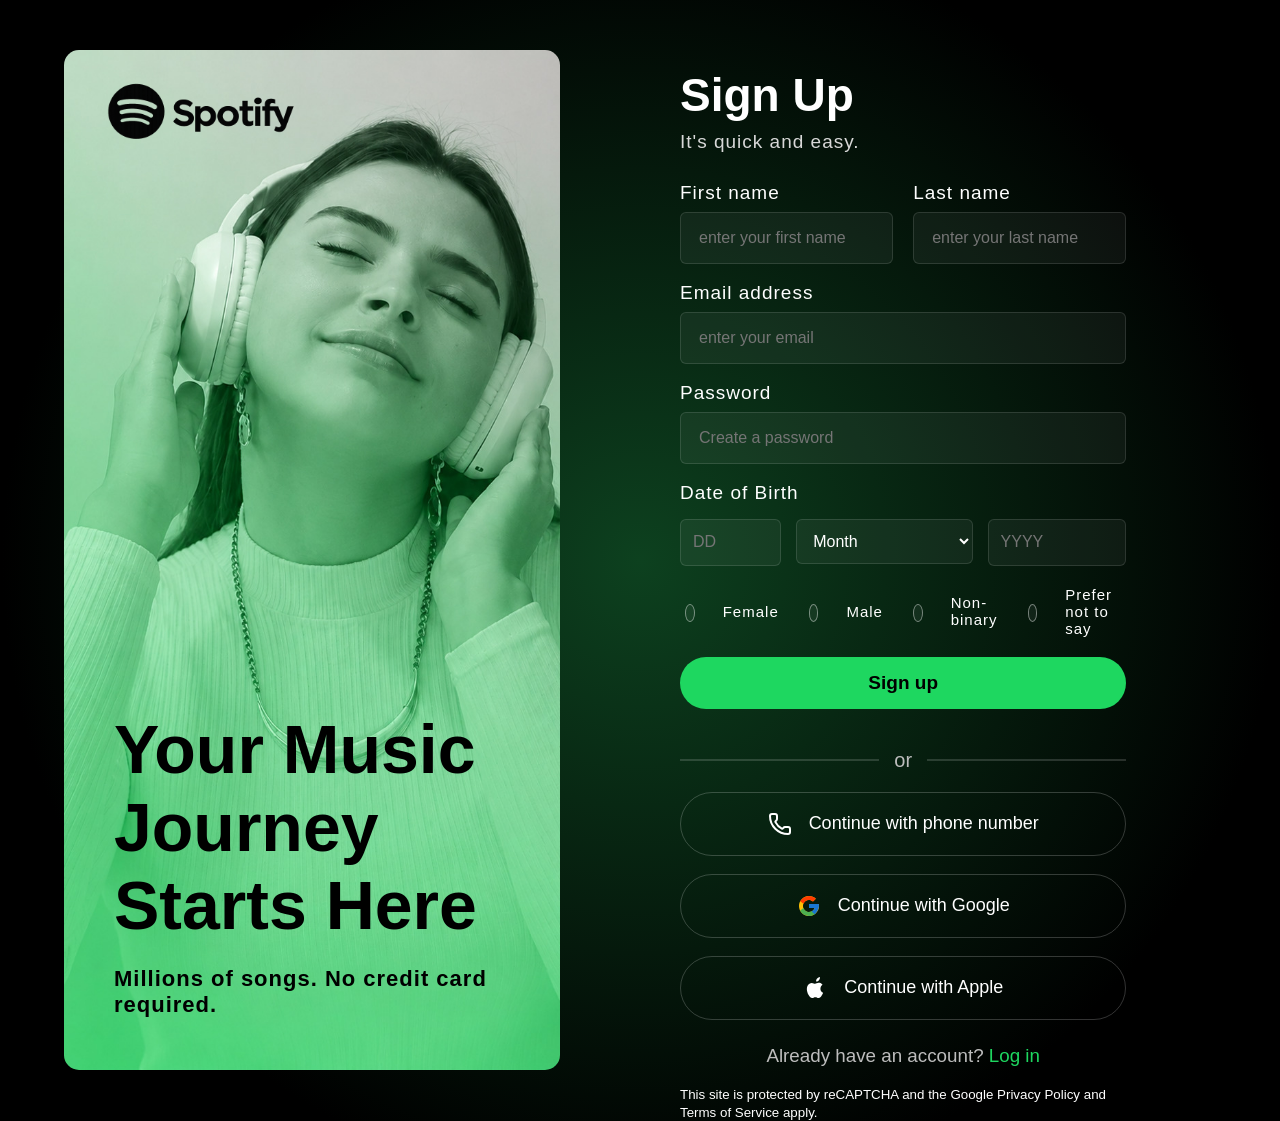
<file: index.html>
<!DOCTYPE html>
<html lang="en">
<head>
    <meta charset="UTF-8">
    <meta name="viewport" content="width=device-width, initial-scale=1.0">
    <title>signup</title>
    <link rel="stylesheet" href="style.css">
    <meta name="viewport" content="width=device-width, initial-scale=1.0">
</head>
<body>
<main>
    <section class="signup-section">
        <div class="mobile-logo">
            <img src="spotify-mobile-logo.png" alt="Spotify Logo">
        </div>
        <div class="container">
            <div class="left-section">
                <div class="logo">
                    <img class="logo-img" src="spotify-logo.png" alt="logo">
                </div>
                <div class="content">
                    <h2 class="main">Your Music Journey <br> Starts Here</h2>
                    <p class="sub">Millions of songs. No credit card required.</p>
                </div>
            </div>
            <div class="right-section">
                <h1 class="signup">Sign Up</h1>
                <h6 class="subtitle">It's quick and easy.</h6>
                <form id="signupForm">
                    <div class="name-group"> <!--name-->
                        <div class="input-group">
                            <label for="firstname">First name</label>
                            <input type="text" id="firstname" name="firstname" placeholder="enter your first name">
                        </div>
                        <div class="input-group">
                            <label for="lastname">Last name</label>
                            <input type="text" id="lastname" name="lastname" placeholder="enter your last name">
                        </div>
                    </div>
                    <div class="input-group"> <!--email-->
                        <label for="email" >Email address</label>
                        <input type="email" id="email" name="email" placeholder="enter your email">
                    </div> 
                    <div id="email-error" class="error-message"></div>
                    <div class="input-group"> <!--password-->
                        <label for="pass">Password</label>
                        <input type="password" id="pass" name="pass" placeholder="Create a password">
                    </div>
                    <div id="pass-error" class="error-message"></div>
                    <div class="dob-group"> <!--DOB-->
                        <label>Date of Birth</label>
                        <input type="text" id="day" placeholder="DD" maxlength="2">
                        <select id="month">
                            <option value="">Month</option>
                        </select>
                        <input type="text" id="year" placeholder="YYYY" maxlength="4">
                    </div>
                    <div class="gender-option">
                        <input type="radio" id="female" name="gender">
                            <label for="female">Female</label>
                        <input type="radio" id="male" name="gender">
                            <label for="female">Male</label>
                        <input type="radio" id="non-binary" name="gender">
                            <label for="female">Non-binary</label>
                        <input type="radio" id="not-to-say" name="gender">
                            <label for="female">Prefer not to say</label>
                    </div>
                    <button type="submit" class="signup-btn">Sign up</button>
                    <div class="divider">
                        <span>or</span>
                    </div>
                    <div class="social-signup">
                        <button type="button" class="social-btn">
                            <svg class="button-icon-svg" xmlns="http://www.w3.org/2000/svg" width="24" height="24" viewBox="0 0 24 24" fill="none" stroke="currentColor" stroke-width="2" stroke-linecap="round" stroke-linejoin="round" class="lucide lucide-phone-icon lucide-phone">
                                <path d="M13.832 16.568a1 1 0 0 0 1.213-.303l.355-.465A2 2 0 0 1 17 15h3a2 2 0 0 1 2 2v3a2 2 0 0 1-2 2A18 18 0 0 1 2 4a2 2 0 0 1 2-2h3a2 2 0 0 1 2 2v3a2 2 0 0 1-.8 1.6l-.468.351a1 1 0 0 0-.292 1.233 14 14 0 0 0 6.392 6.384"/>
                            </svg>
                            <span>Continue with phone number</span>
                        </button>
                        <button type="button" class="social-btn">
                           <svg class="button-icon-svg" xmlns="http://www.w3.org/2000/svg" viewBox="0 0 48 48" width="20" height="20">
                                <path fill="#FFC107" d="M43.6 20.1H42V20H24v8h11.3C33.7 32.7 29.2 36 24 36c-6.6 0-12-5.4-12-12s5.4-12 12-12c3.1 0 5.8 1.2 8 3.1l5.7-5.7C34 6.1 29.3 4 24 4 13 4 4 13 4 24s9 20 20 20 20-9 20-20c0-1.3-.1-2.7-.4-3.9z"/>
                                <path fill="#FF3D00" d="M6.3 14.7l6.6 4.8C14.7 15 19 12 24 12c3.1 0 5.8 1.2 8 3.1l5.7-5.7C34 6.1 29.3 4 24 4c-7.7 0-14.3 4.4-17.7 10.7z"/>
                                <path fill="#4CAF50" d="M24 44c5.1 0 9.8-1.9 13.4-5.1l-6.2-5.2C29.1 35.1 26.7 36 24 36c-5.2 0-9.6-3.3-11.2-7.9l-6.5 5C9.6 39.5 16.3 44 24 44z"/>
                                <path fill="#1976D2" d="M43.6 20.1H42V20H24v8h11.3c-1.1 3.1-3.3 5.5-6.1 7.1l6.2 5.2C39 37 44 31.1 44 24c0-1.3-.1-2.7-.4-3.9z"/>
                            </svg>
                            <span>Continue with Google</span>
                        </button>
                        <button type="button" class="social-btn">
                            <svg class="button-icon-svg" viewBox="0 0 24 24" width="20" height="20" fill="#ffffff">
                                <path d="M18.71 19.5c-.83 1.24-1.71 2.45-3.05 2.47-1.34.03-1.77-.79-3.29-.79-1.53 0-2 .77-3.27.82-1.31.05-2.3-1.32-3.14-2.53C4.25 17 2.94 12.45 4.7 9.39c.87-1.52 2.43-2.48 4.12-2.51 1.28-.02 2.5.87 3.29.87.78 0 2.26-1.07 3.81-.91.65.03 2.47.26 3.64 1.98-.09.06-2.17 1.28-2.15 3.81.03 3.02 2.65 4.03 2.68 4.04-.03.07-.42 1.44-1.38 2.83M15.97 4.17c.66-.81 1.11-1.93.99-3.06-.96.04-2.13.64-2.82 1.45-.6.7-1.13 1.84-.99 2.94 1.07.08 2.16-.52 2.82-1.33z"/>
                            </svg>
                            <span>Continue with Apple</span>
                        </button>
                    </div>
                    <p class="login-text">
                        Already have an account?
                        <a href="login.html">Log in</a>
                    </p>
                    <small> This site is protected by reCAPTCHA and the Google Privacy Policy and Terms of Service apply.</small>
                </form>
            </div>
        </div>
    </section>
</main>
<script src="script.js"></script>
</body>
</html>
</file>
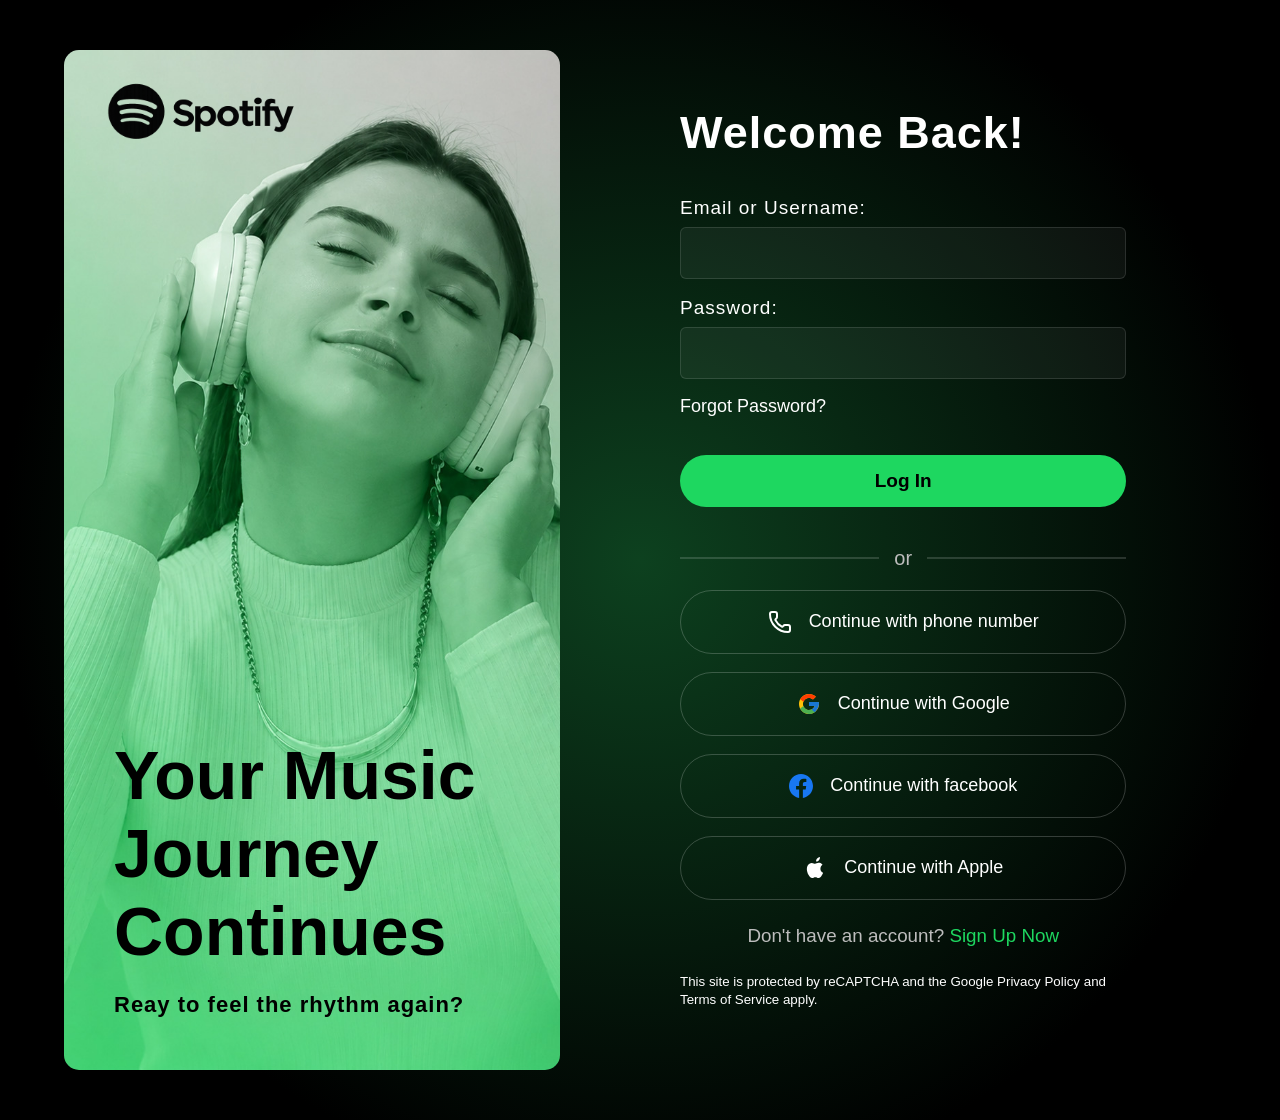
<file: login.html>
<!DOCTYPE html>
<html lang="en">
<head>
    <meta charset="UTF-8">
    <meta name="viewport" content="width=device-width, initial-scale=1.0">
    <title>login</title>
    <link rel="stylesheet" href="style.css">
    <meta name="viewport" content="width=device-width, initial-scale=1.0">
</head>
<body>
<main>
    <section class="signup-section">
        <div class="mobile-logo">
            <img src="spotify-mobile-logo.png" alt="Spotify Logo">
        </div>
        <div class="container">
            <div class="left-section">
                <div class="logo">
                    <img class="logo-img" src="spotify-logo.png" alt="logo">
                </div>
                <div class="content">
                    <h2 class="main">Your Music Journey <br> Continues</h2>
                    <p class="sub">Reay to feel the rhythm again?</p>
                </div>
            </div>
            <div class="right-section">
                <h1 class="welcome">Welcome Back!</h1>
                <form id="loginForm">
                    <div class="input-group"> <!--email-->
                        <label for="email">Email or Username:</label>
                        <input type="email" id="email" name="email" required>
                    </div>
                    <div class="input-group"> <!--password-->
                        <label for="pass">Password:</label>
                        <input type="password" id="pass" name="pass" required>
                        <a href="#forgot" class="forgot-pw">Forgot Password?</a>
                    </div>
                    <button type="submit" class="login-btn">Log In</button>
                    <div class="divider">
                        <span>or</span>
                    </div>
                    <div class="social-signup">
                        <button type="button" class="social-btn">
                            <svg class="button-icon-svg" xmlns="http://www.w3.org/2000/svg" width="24" height="24" viewBox="0 0 24 24" fill="none" stroke="currentColor" stroke-width="2" stroke-linecap="round" stroke-linejoin="round" class="lucide lucide-phone-icon lucide-phone">
                                <path d="M13.832 16.568a1 1 0 0 0 1.213-.303l.355-.465A2 2 0 0 1 17 15h3a2 2 0 0 1 2 2v3a2 2 0 0 1-2 2A18 18 0 0 1 2 4a2 2 0 0 1 2-2h3a2 2 0 0 1 2 2v3a2 2 0 0 1-.8 1.6l-.468.351a1 1 0 0 0-.292 1.233 14 14 0 0 0 6.392 6.384"/>
                            </svg>
                            <span>Continue with phone number</span>
                        </button>
                        <button type="button" class="social-btn">
                            <svg class="button-icon-svg" xmlns="http://www.w3.org/2000/svg" viewBox="0 0 48 48" width="20" height="20">
                                <path fill="#FFC107" d="M43.6 20.1H42V20H24v8h11.3C33.7 32.7 29.2 36 24 36c-6.6 0-12-5.4-12-12s5.4-12 12-12c3.1 0 5.8 1.2 8 3.1l5.7-5.7C34 6.1 29.3 4 24 4 13 4 4 13 4 24s9 20 20 20 20-9 20-20c0-1.3-.1-2.7-.4-3.9z"/>
                                <path fill="#FF3D00" d="M6.3 14.7l6.6 4.8C14.7 15 19 12 24 12c3.1 0 5.8 1.2 8 3.1l5.7-5.7C34 6.1 29.3 4 24 4c-7.7 0-14.3 4.4-17.7 10.7z"/>
                                <path fill="#4CAF50" d="M24 44c5.1 0 9.8-1.9 13.4-5.1l-6.2-5.2C29.1 35.1 26.7 36 24 36c-5.2 0-9.6-3.3-11.2-7.9l-6.5 5C9.6 39.5 16.3 44 24 44z"/>
                                <path fill="#1976D2" d="M43.6 20.1H42V20H24v8h11.3c-1.1 3.1-3.3 5.5-6.1 7.1l6.2 5.2C39 37 44 31.1 44 24c0-1.3-.1-2.7-.4-3.9z"/>
                            </svg>
                            <span>Continue with Google</span>
                        </button>
                        <button type="button" class="social-btn">
                            <svg class="button-icon-svg" xmlns="http://www.w3.org/2000/svg" width="20" height="20" viewBox="0 0 24 24">
                                <path fill="#1877F2" d="M24 12.073C24 5.405 18.627 0 12 0S0 5.405 0 12.073C0 18.099 4.388 23.094 10.125 24v-8.438H7.078v-3.489h3.047V9.413c0-3.017 1.792-4.669 4.533-4.669c1.312 0 2.686.235 2.686.235v2.961h-1.514c-1.491 0-1.956.925-1.956 1.874v2.25h3.328l-.532 3.489h-2.796V24C19.612 23.094 24 18.099 24 12.073z"/>
                            </svg>
                            <span>Continue with facebook</span>
                        </button>
                        <button type="button" class="social-btn">
                            <svg class="button-icon-svg" viewBox="0 0 24 24" width="20" height="20" fill="#ffffff">
                                <path d="M18.71 19.5c-.83 1.24-1.71 2.45-3.05 2.47-1.34.03-1.77-.79-3.29-.79-1.53 0-2 .77-3.27.82-1.31.05-2.3-1.32-3.14-2.53C4.25 17 2.94 12.45 4.7 9.39c.87-1.52 2.43-2.48 4.12-2.51 1.28-.02 2.5.87 3.29.87.78 0 2.26-1.07 3.81-.91.65.03 2.47.26 3.64 1.98-.09.06-2.17 1.28-2.15 3.81.03 3.02 2.65 4.03 2.68 4.04-.03.07-.42 1.44-1.38 2.83M15.97 4.17c.66-.81 1.11-1.93.99-3.06-.96.04-2.13.64-2.82 1.45-.6.7-1.13 1.84-.99 2.94 1.07.08 2.16-.52 2.82-1.33z"/>
                            </svg>
                            <span>Continue with Apple</span>
                        </button>
                    </div>
                    <p class="signup-text">
                        Don't have an account?
                        <a href="index.html">Sign Up Now</a>
                    </p>
                    <small> This site is protected by reCAPTCHA and the Google Privacy Policy and Terms of Service apply.</small>
                </form>
            </div>
        </div>
    </section>
</main>
<script src="script.js"></script>
</body>
</html>
</file>
<file: style.css>
body{
background: radial-gradient(circle at center, #0d411f 0%, #000000 75%);
  min-height: 100vh;
  margin: 0;
}
.container{
    display:flex;
    width:90%;
    gap:5rem;
    margin:auto;
}
form{
    width: 90%;
    max-width: 640px;
}
input,
select{
    height: 52px;
}
.mobile-logo{
    display: none;
}
/* left section */
.left-section{
    position:relative;
    background-image: url("spotify-image.jpg");
    background-size: cover;
    background-position: center;
    border-radius: 15px;
    width: 45%;
    height:1020px;
    overflow:hidden;
    margin:50px 40px 50px 0;
    flex:1;
}
.logo-img{  
  width: 280px;       
  height: auto;
   transform: translateY(-25px);
}
.content{
    position: absolute;
    bottom: 30px;
    left: 50px;
    z-index:2;
}
.main{
    font-size:68px;
    margin-bottom: 19px;
    font-family: 'Poppins', sans-serif;
    font-weight:700;
}
.sub{
    font-family: 'Poppins', sans-serif;
    font-size:22px;
    font-weight: 600;
    letter-spacing: 1px;
}
/* right section */ 
.right-section{
    width: 55%;
    margin:70px 40px 0 0;
    color:#fff;
    font-family: 'Poppins', sans-serif;
    flex:1;
}
.signup{
    font-family: 'Montserrat', sans-serif;
    font-size:46px;
    font-weight:800;
    margin:0;
    line-height:1.1;
}
.subtitle{
    font-size:19px;
    font-weight: 100;
    letter-spacing:1px;
    margin-top:10px;
    color: #d8d8d8;
    margin-bottom:29px;
}
.name-group{
    display:flex;
    gap:20px;
}
.input-group{
    display: flex;
    flex-direction: column;
    margin-bottom: 18px;
}
.name-group .input-group{
    flex: 1;
}
.input-group label{
    color: #fff;
    font-size: 19px;
    font-weight: 500;
    margin-bottom: 8px;
    letter-spacing:1px;
}
.input-group input{
    width: 100%;
    padding: 16px 18px;
    background: rgba(255,255,255,0.05);
    border: 1px solid rgba(255,255,255,0.12);
    border-radius: 6px;
    color: #fff;
    font-size: 16px;
    box-sizing: border-box;
    outline: none;
}
.dob-group{
    display: flex;
    flex-wrap: wrap;
    gap: 15px;
    margin-bottom: 20px;
}
.dob-group input{
    height: 45px;
    border: 1px solid rgba(255,255,255,0.12);
    border-radius: 6px;
    padding: 0 12px;
    font-size: 16px;
    background: rgba(255,255,255,0.05);
    color: white;
    outline: none;
}
.dob-group select{
    height: 45px;
    border: 1px solid rgba(255,255,255,0.12);
    border-radius: 6px;
    padding: 0 12px;
    font-size: 16px;
    background: rgba(255,255,255,0.05);
    color: white;
}
.dob-group select option{
    background-color: #0a0a0a;
    color: white;
}
.dob-group input{
    width:59px;
}
#day{
    flex: 1;
}
#month{
    flex: 2;
}
#year{
    flex: 1.5;
}
.dob-group label{
    width: 100%;
    color: white;
    font-weight: 500;
    font-size:19px;
    letter-spacing:1px;
}
.gender-option{
    display:flex;
    align-items: center;
    gap:25px;
}
input[type="radio"]{
    appearance: none;
    width: 18px;
    height: 18px;
    background: rgba(255,255,255,0.05);
    border: 1px solid rgba(255, 255, 255, 0.425);
    border-radius: 50%;
}
input[type="radio"]:checked{
    background-color: #1DB954;
}
.gender-option label{
    display:flex;
    align-items:center;
    gap:8px;
    color: white;
    font-size:15px;
    letter-spacing:1px;
    cursor:pointer;
}
.signup-btn{
    width: 100%;
    padding: 15px;
    border: none;
    border-radius: 50px;
    background: #1ED760;
    color: black;
    font-size: 19px;
    font-weight: 700;
    cursor: pointer;
    margin: 20px 0;
    transition: 0.3s;
}
.signup-btn:hover{
    transform: translateY(-2px);
       background-color: #3BE477;
}
.divider{
    display: flex;
    align-items: center;
    margin: 20px 0;
}
.divider::before,
.divider::after{
    content: "";
    flex: 1;
    height: 2px;
    background: rgba(255,255,255,0.15);
}
.divider span{
    padding: 0 15px;
    color: #bdbdbd;
    font-size:20px;
}
.social-signup{
    display: flex;
    flex-direction: column;
    gap: 18px;
}
.social-btn{
    width: 100%;
    padding: 19px;
    border: 1px solid rgba(255,255,255,0.2);
    border-radius: 50px;
    background: transparent;
    color: white;
    cursor: pointer;
    transition: 0.3s;
     font-size:18px;
}
.social-btn:hover{
    transform: translateY(-2px);
    border-color:#fff;
}
.login-text{
    text-align: center;
    margin-top: 25px;
    color: #bdbdbd;
    font-size:18.8px;
}
.login-text a{
    color: #1ED760;
    text-decoration: none;
}
.login-text a:hover{
    text-decoration: underline;
}

.error-message{
    display: none;
    background-color: #e91429;
    color: white;
    padding: 19px;
    border-radius: 5px;
    margin-bottom: 15px;
    font-size: 17px;
    margin-top: 6px;
}


/* login page */
.welcome{
    font-size:45px;
    letter-spacing:1px;
    font-family: 'Montserrat', sans-serif;
    font-weight: 800;
}
.signup-text{
    text-align: center;
    margin-top: 25px;
    margin-bottom:25px;
    color: #bdbdbd;
    font-size:18.8px;
}
.signup-text a{
    color: #1ED760;
    text-decoration: none;
}
.signup-text a:hover{
    text-decoration: underline;
}
.login-btn{
     width: 100%;
    padding: 15px;
    border: none;
    border-radius: 50px;
    background: #1ED760;
    color: black;
    font-size: 19px;
    font-weight: 700;
    cursor: pointer;
    margin: 20px 0;
    transition: 0.3s;
}
.login-btn:hover{
    transform: translateY(-2px);
    background-color: #3BE477;
}
.forgot-pw{
    margin-top:17px;
    color:#fff;
    text-decoration: none;
    font-size:18px;

}
.forgot-pw:hover{
    text-decoration: underline;
}
.button-icon-svg {
  margin-right: 12px;
  display: inline-block;
  vertical-align: middle;
    height: 24px;  
  width: 24px;   
  margin-right: 12px;
}


@media (min-width: 768px) and (max-width: 1023px){

    .left-section{
        display: none;
    }
    .right-section{
        width: 100%;
        padding: 0 20px 20px 20px;
        margin-top:0;
    }
    .signup{
        text-align: center;
    }
    .subtitle{
        text-align: center;
    }
    .welcome{
        text-align: center;
    }
    .container{
        justify-content: center;
        align-items: stretch;
    }
    .mobile-logo{
        display: flex;
        justify-content: center;
        margin: 0;
    }
    .mobile-logo img{
        width: 250px;
        height: auto;
    }
    .name-group{
        display:flex;
        flex-direction: column;
        gap: 15px;
    }
    .name-group input{
        width: 100%;
    }
    .dob-group{
        flex-direction: column;
        gap: 18px;
        margin-bottom:30px;
    }
    .dob-group input,
    .dob-group select{
        width: 100%;
        height:45px;
        padding:10px 9px;
    }
    .gender-option{
        display: flex;
        flex-wrap: wrap;
        gap: 10px;
    }
    input,
    select,
    button{
        width: 100%;
    }
    h1{
        margin-top:0;
        font-size: 3rem;
    }
}
</file>
